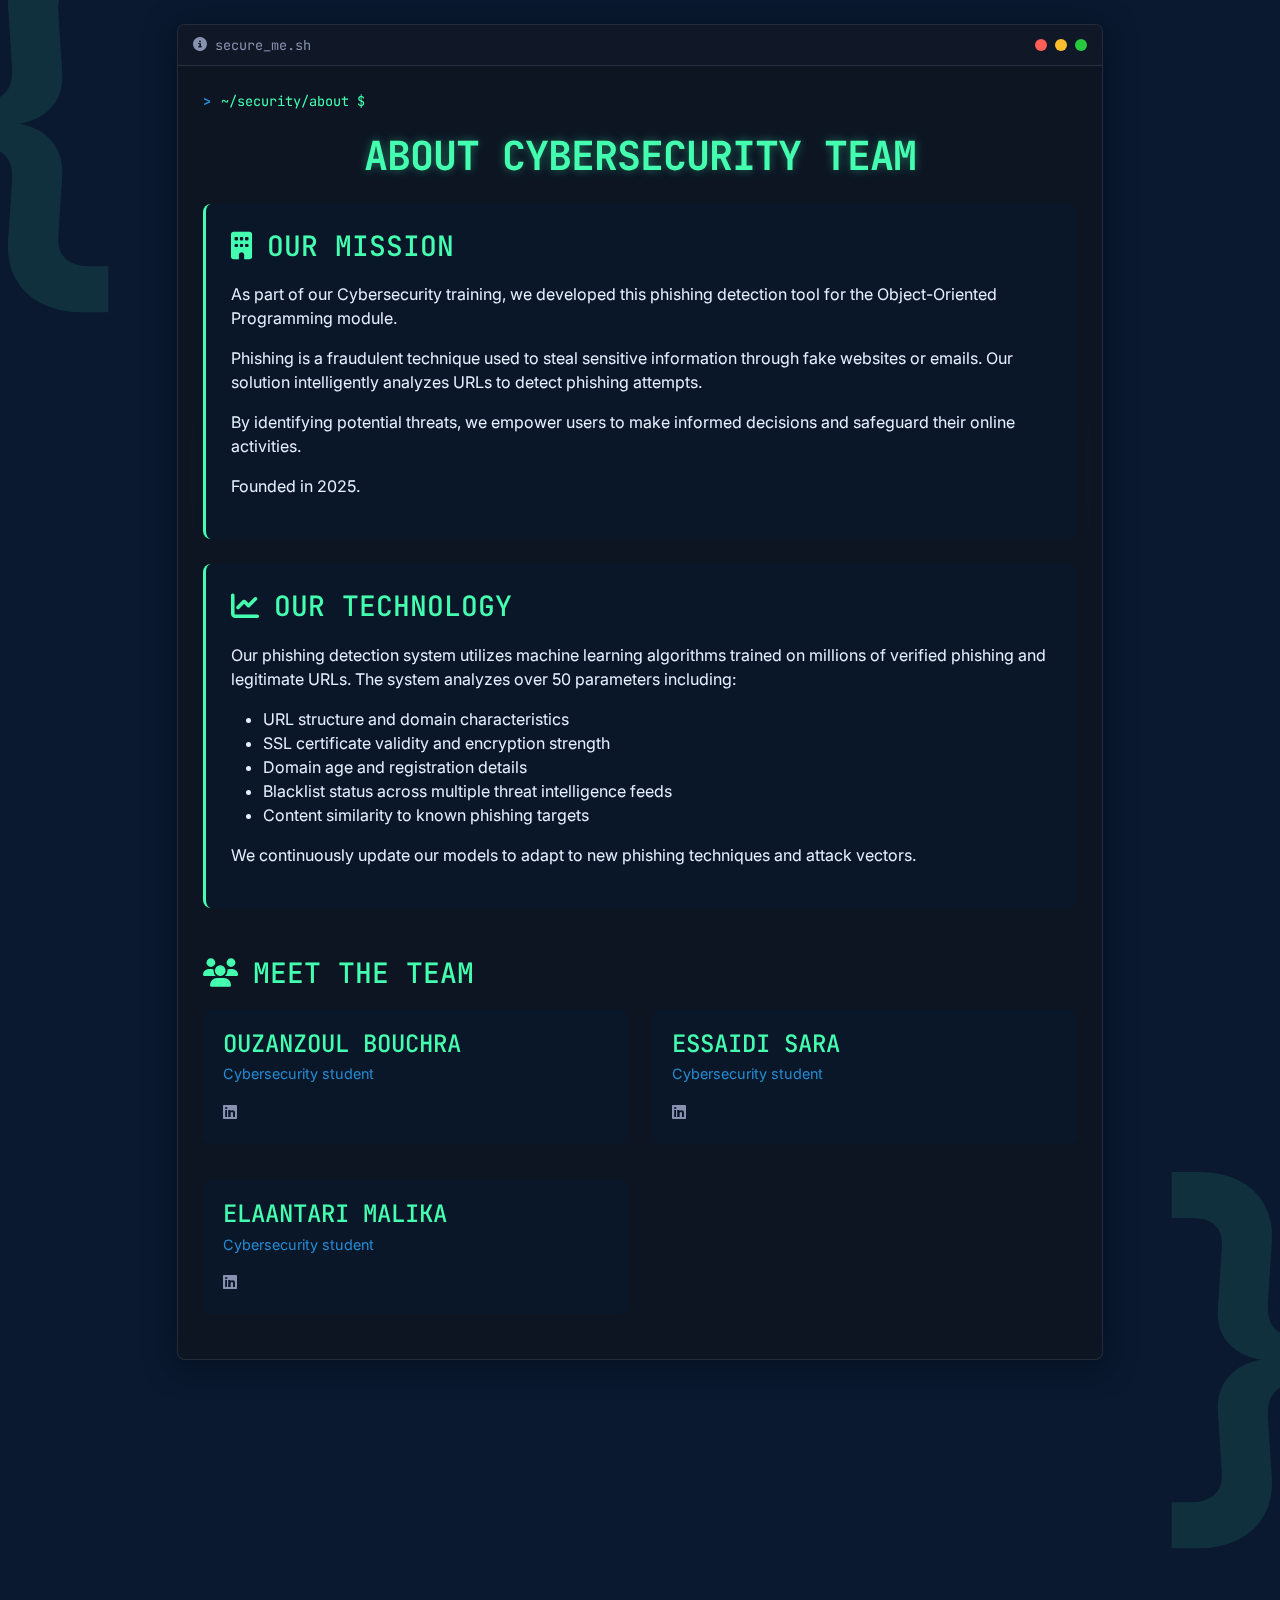
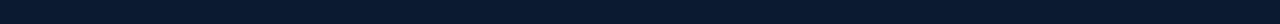
<file: scanshield/templates/home.html>
<!DOCTYPE html>
<html lang="en">
  <head>
    <meta charset="UTF-8" />
    <meta http-equiv="X-UA-Compatible" content="IE=edge" />
    <meta name="viewport" content="width=device-width, initial-scale=1.0" />
    <meta name="description" content="About Our Cybersecurity Services" />
    <meta name="author" content="SANJAY SIKDAR" />
    <link rel="icon" href="https://znas.in/favicon.png" type="image/png" />
    <link href="https://cdn.jsdelivr.net/npm/bootstrap@5.3.3/dist/css/bootstrap.min.css" rel="stylesheet" integrity="sha384-QWTKZyjpPEjISv5WaRU9OFeRpok6YctnYmDr5pNlyT2bRjXh0JMhjY6hW+ALEwIH" crossorigin="anonymous" />
    <link rel="preconnect" href="https://fonts.googleapis.com" />
    <link rel="preconnect" href="https://fonts.gstatic.com" crossorigin />
    <link href="https://fonts.googleapis.com/css2?family=JetBrains+Mono:wght@300;400;500;700&family=Inter:wght@300;400;600;700;800&display=swap" rel="stylesheet" />
    <link rel="stylesheet" href="https://cdnjs.cloudflare.com/ajax/libs/font-awesome/6.4.0/css/all.min.css" />
    <title>ABOUT US | CYBERSECURITY</title>

    <style>
      :root {
        --matrix-green: #00ff41;
        --matrix-dark-green: #002b00;
        --terminal-black: #0c0c0c;
        --midnight-blue: #0a192f;
        --dark-slate: #1e2a3a;
        --light-slate: #8892b0;
        --code-yellow: #ffcc00;
        --danger: #ff1e56;
        --secure: #43ffaf;
        --warning: #ffdd40;
        --terminal-green: #43ffaf;
        --terminal-blue: #268bd2;
        --highlight: #4d5bce;
      }
      
      body {
        font-family: 'Inter', -apple-system, BlinkMacSystemFont, sans-serif;
        background-color: var(--midnight-blue);
        color: #e6f1ff;
        position: relative;
        overflow-x: hidden;
      }

      /* MATRIX BACKGROUND */
      .matrix-bg {
        position: fixed;
        top: 0;
        left: 0;
        width: 100%;
        height: 100%;
        z-index: -2;
        opacity: 0.07;
        overflow: hidden;
      }

      .matrix-canvas {
        position: absolute;
        top: 0;
        left: 0;
      }

      /* BINARY LINES ACCENT */
      .binary-line {
        position: fixed;
        height: 100vh;
        width: 1px;
        top: 0;
        background: linear-gradient(to bottom, 
                    transparent 10%, 
                    rgba(85, 194, 112, 0.875) 45%, 
                    rgba(94, 229, 128, 0.945) 50%,
                    rgba(86, 253, 128, 0.834) 55%, 
                    transparent 90%);
        z-index: -1;
        opacity: 0.3;
      }

      /* MAIN STYLING */
      .mono {
        font-family: 'JetBrains Mono', monospace;
        letter-spacing: -0.5px;
      }

      .terminal-container {
        background-color: rgba(14, 20, 33, 0.8);
        border: 1px solid rgba(136, 146, 176, 0.2);
        border-radius: 8px;
        box-shadow: 0 5px 30px rgba(2, 12, 27, 0.7);
        backdrop-filter: blur(4px);
        position: relative;
        overflow: hidden;
      }

      .terminal-header {
        background-color: rgba(17, 24, 39, 0.9);
        border-bottom: 1px solid rgba(136, 146, 176, 0.2);
        padding: 10px 15px;
        display: flex;
        justify-content: space-between;
        align-items: center;
      }
      
      .terminal-button {
        background-color: rgba(67, 255, 175, 0.1);
        border: 1px solid var(--terminal-green);
        color: var(--terminal-green);
        font-family: 'JetBrains Mono', monospace;
        font-weight: 500;
        padding: 10px 20px;
        border-radius: 4px;
        transition: all 0.2s ease;
      }

      .terminal-button:hover {
        background-color: rgba(67, 255, 175, 0.2);
        transform: translateY(-2px);
        box-shadow: 0 2px 10px rgba(67, 255, 175, 0.3);
      }

      .terminal-button:active {
        transform: translateY(0);
      }

      .cursor {
        display: inline-block;
        width: 8px;
        height: 15px;
        background-color: var(--terminal-green);
        animation: blink 1s infinite;
        margin-left: 5px;
        vertical-align: middle;
      }

      @keyframes blink {
        0%, 100% { opacity: 1; }
        50% { opacity: 0; }
      }


      .terminal-title {
        font-family: 'JetBrains Mono', monospace;
        color: var(--light-slate);
        font-size: 0.85rem;
        display: flex;
        align-items: center;
        gap: 8px;
      }

      .terminal-controls {
        display: flex;
        gap: 8px;
      }

      .terminal-dot {
        width: 12px;
        height: 12px;
        border-radius: 50%;
      }

      .dot-red {
        background-color: #ff5f56;
      }

      .dot-yellow {
        background-color: #ffbd2e;
      }

      .dot-green {
        background-color: #27c93f;
      }

      .terminal-body {
        padding: 25px;
        position: relative;
      }

      .path-indicator {
        font-family: 'JetBrains Mono', monospace;
        color: var(--terminal-green);
        font-size: 0.85rem;
        margin-bottom: 20px;
        display: flex;
        align-items: center;
      }

      .path-indicator::before {
        content: '>';
        color: var(--terminal-blue);
        margin-right: 10px;
        font-weight: bold;
      }

      .logo-text {
        color: var(--terminal-green);
        font-family: 'JetBrains Mono', monospace;
        font-weight: 700;
        letter-spacing: -1px;
        margin-bottom: 5px;
        text-shadow: 0 0 10px rgba(67, 255, 175, 0.4);
      }

      .subtitle {
        color: var(--light-slate);
        font-size: 0.9rem;
        margin-bottom: 30px;
      }

      /* ADDITIONAL EFFECTS */
      .code-brackets {
        position: absolute;
        display: block;
        opacity: 0.1;
        font-family: 'JetBrains Mono', monospace;
        font-size: 400px;
        font-weight: bold;
        z-index: -1;
        line-height: 1;
      }

      .code-open-bracket {
        color: var(--terminal-green);
        top: -100px;
        left: -100px;
      }

      .code-close-bracket {
        color: var(--terminal-green);
        bottom: -200px;
        right: -100px;
      }

      /* ABOUT CONTENT */
      .about-section {
        background-color: rgba(10, 25, 47, 0.6);
        border-radius: 8px;
        padding: 25px;
        margin-bottom: 25px;
        border-left: 3px solid var(--terminal-green);
      }

      .about-title {
        color: var(--terminal-green);
        font-family: 'JetBrains Mono', monospace;
        margin-bottom: 20px;
        display: flex;
        align-items: center;
      }

      .about-title i {
        margin-right: 15px;
      }

      .team-member {
        background-color: rgba(10, 25, 47, 0.6);
        border-radius: 8px;
        padding: 20px;
        margin-bottom: 20px;
        transition: all 0.3s ease;
      }

      .team-member:hover {
        transform: translateY(-5px);
        box-shadow: 0 10px 20px rgba(2, 12, 27, 0.5);
      }

      .member-name {
        color: var(--terminal-green);
        font-family: 'JetBrains Mono', monospace;
        margin-bottom: 5px;
      }

      .member-role {
        color: var(--terminal-blue);
        font-size: 0.9rem;
        margin-bottom: 15px;
      }

      .member-bio {
        color: var(--light-slate);
        font-size: 0.9rem;
      }

      .social-links {
        margin-top: 15px;
      }

      .social-links a {
        color: var(--light-slate);
        margin-right: 10px;
        transition: color 0.2s ease;
      }

      .social-links a:hover {
        color: var(--terminal-green);
      }

      /* RESPONSIVE STYLES */
      @media (max-width: 768px) {
        .terminal-body {
          padding: 15px;
        }
        
        .logo-text {
          font-size: 1.8rem;
        }
      }
    </style>
  </head>

  <body>
    <!-- Matrix Background -->
    <div class="matrix-bg">
      <canvas id="matrixCanvas" class="matrix-canvas"></canvas>
    </div>
    
    <!-- Binary Lines -->
    <div class="binary-line" style="left: 15%;"></div>
    <div class="binary-line" style="left: 35%;"></div>
    <div class="binary-line" style="left: 65%;"></div>
    <div class="binary-line" style="left: 85%;"></div>
    
    <!-- Code Brackets Background -->
    <span class="code-brackets code-open-bracket">{</span>
    <span class="code-brackets code-close-bracket">}</span>
    
    <div class="container mt-4 mb-5">
      <div class="row justify-content-center">
        <div class="col-lg-10 col-md-11 col-sm-12">
          <div class="terminal-container">
            <div class="terminal-header">
              <div class="terminal-title">
                <i class="fas fa-info-circle"></i>
                secure_me.sh
              </div>
              <div class="terminal-controls">
                <div class="terminal-dot dot-red"></div>
                <div class="terminal-dot dot-yellow"></div>
                <div class="terminal-dot dot-green"></div>
              </div>
            </div>
            
            <div class="terminal-body">
              <div class="path-indicator">~/security/about $</div>
              
              <div class="text-center mb-4">
                <h1 class="logo-text">ABOUT CYBERSECURITY TEAM</h1>              </div>
              
              <div class="about-section">
                <h3 class="about-title">
                  <i class="fas fa-building"></i> OUR MISSION
                </h3>
                <p>As part of our Cybersecurity training, we developed this phishing detection tool for the Object-Oriented Programming module.</p>
                <p>Phishing is a fraudulent technique used to steal sensitive information through fake websites or emails. Our solution intelligently analyzes URLs to detect phishing attempts.</p>
                <p>By identifying potential threats, we empower users to make informed decisions and safeguard their online activities.</p>
                <p>Founded in 2025.</p>
              </div>
              
              <div class="about-section">
                <h3 class="about-title">
                  <i class="fas fa-chart-line"></i> OUR TECHNOLOGY
                </h3>
                <p>Our phishing detection system utilizes machine learning algorithms trained on millions of verified phishing and legitimate URLs. The system analyzes over 50 parameters including:</p>
                <ul>
                  <li>URL structure and domain characteristics</li>
                  <li>SSL certificate validity and encryption strength</li>
                  <li>Domain age and registration details</li>
                  <li>Blacklist status across multiple threat intelligence feeds</li>
                  <li>Content similarity to known phishing targets</li>
                </ul>
                <p>We continuously update our models to adapt to new phishing techniques and attack vectors.</p>
              </div>
              
              <h3 class="about-title mt-5">
                <i class="fas fa-users"></i> MEET THE TEAM
              </h3>
              
              <div class="row">
                <div class="col-md-6">
                  <div class="team-member">
                    <h4 class="member-name">OUZANZOUL BOUCHRA</h4>
                    <div class="member-role">Cybersecurity student</div>
                    <div class="social-links">
                        <a href="https://www.linkedin.com/in/bouchra-ouzanzoul-a41005306?utm_source=share&utm_campaign=share_via&utm_content=profile&utm_medium=android_app" target="_blank" rel="noopener noreferrer">
                            <i class="fab fa-linkedin"></i>
                        </a>
                    </div>
                  </div>
                </div>
                
                <div class="col-md-6">
                  <div class="team-member">
                    <h4 class="member-name">ESSAIDI SARA</h4>
                    <div class="member-role">Cybersecurity student</div>
                    <div class="social-links">
                        <a href="https://www.linkedin.com/in/sara-essaidi?utm_source=share&utm_campaign=share_via&utm_content=profile&utm_medium=android_app" target="_blank" rel="noopener noreferrer">
                            <i class="fab fa-linkedin"></i>
                        </a>                   
                     </div>
                  </div>
                </div>
              </div>
              
              <div class="row mt-3">
                <div class="col-md-6">
                  <div class="team-member">
                    <h4 class="member-name">ELAANTARI MALIKA</h4>
                    <div class="member-role">Cybersecurity student</div>
                    <div class="social-links">
                        <a href="https://www.linkedin.com/in/malika-elaantri-6118a42b9?utm_source=share&utm_campaign=share_via&utm_content=profile&utm_medium=android_app" target="_blank" rel="noopener noreferrer">
                            <i class="fab fa-linkedin"></i>
                        </a>                    
                    </div>
                  </div>
                </div>
              </div>
            </div>
          </div>
        </div>
      </div>
    </div>

    <!-- JavaScript -->
    <script src="https://cdn.jsdelivr.net/npm/bootstrap@5.3.3/dist/js/bootstrap.bundle.min.js" integrity="sha384-YvpcrYf0tY3lHB60NNkmXc5s9fDVZLESaAA55NDzOxhy9GkcIdslK1eN7N6jIeHz" crossorigin="anonymous"></script>
    
    <script>
      document.addEventListener('DOMContentLoaded', function() {
        // Set up Matrix Background
        setupMatrixBackground();
      });
      
      function setupMatrixBackground() {
        const canvas = document.getElementById('matrixCanvas');
        const ctx = canvas.getContext('2d');
        
        canvas.width = window.innerWidth;
        canvas.height = window.innerHeight;
        
        window.addEventListener('resize', function() {
          canvas.width = window.innerWidth;
          canvas.height = window.innerHeight;
        });
        
        const characters = "01";
        const fontSize = 12;
        const columns = canvas.width / fontSize;
        
        const drops = [];
        for (let i = 0; i < columns; i++) {
          drops[i] = Math.floor(Math.random() * canvas.height / fontSize);
        }
        
        function draw() {
          ctx.fillStyle = 'rgba(10, 25, 47, 0.05)';
          ctx.fillRect(0, 0, canvas.width, canvas.height);
          
          ctx.fillStyle = '#00ff41';
          ctx.font = `${fontSize}px 'JetBrains Mono'`;
          
          for (let i = 0; i < drops.length; i++) {
            const text = characters.charAt(Math.floor(Math.random() * characters.length));
            ctx.fillText(text, i * fontSize, drops[i] * fontSize);
            
            if (drops[i] * fontSize > canvas.height && Math.random() > 0.975) {
              drops[i] = 0;
            }
            
            drops[i]++;
          }
        }
        
        setInterval(draw, 80);
      }
    </script>
  </body>
</html>
</file>
